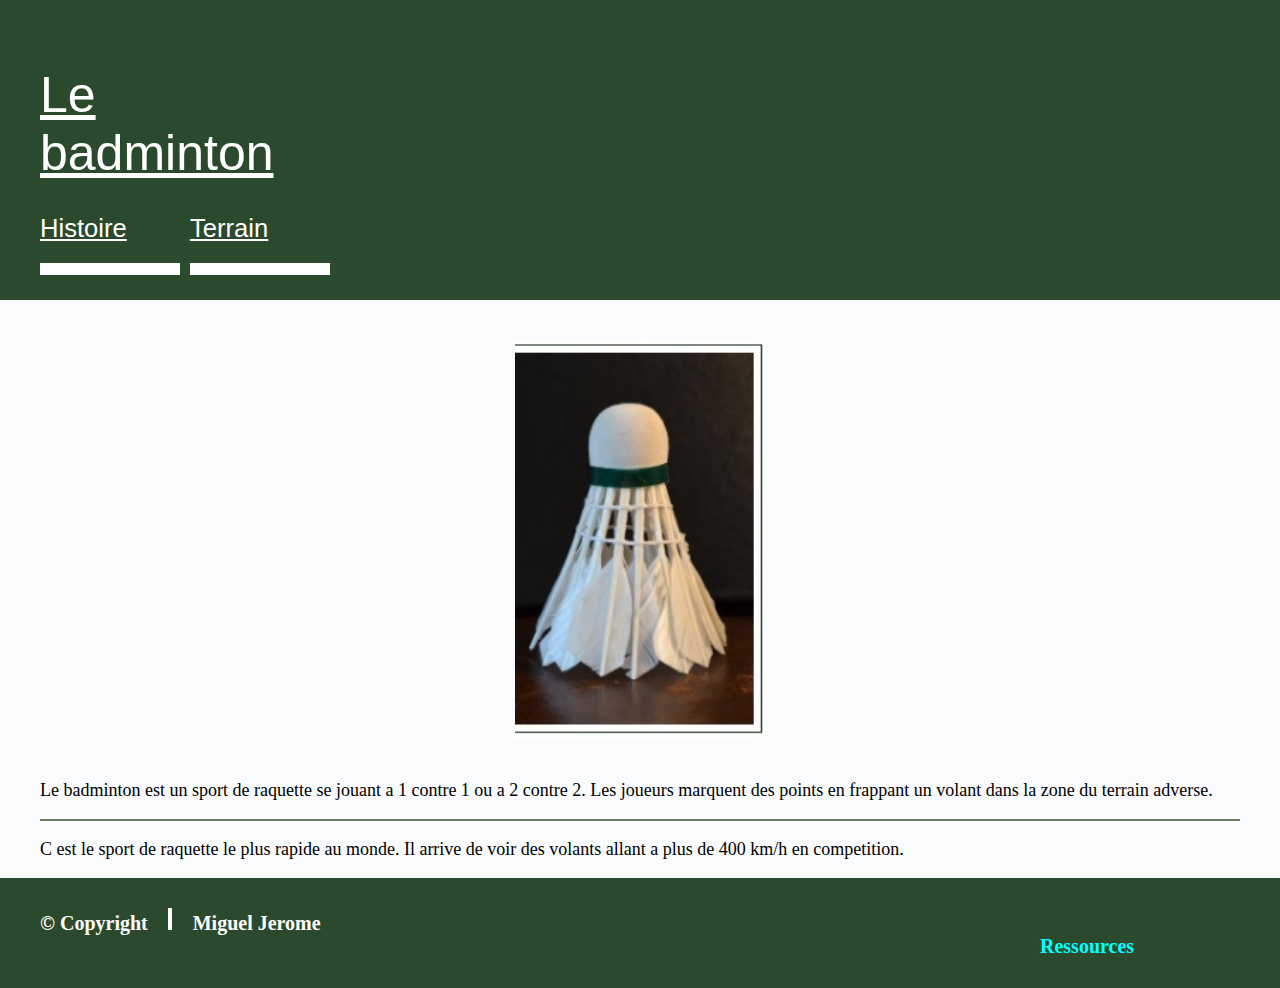
<file: index.html>
<!doctype html>
<html lang="fr">

    <head>
        <meta charset="utf-8">
        <meta name="viewport" content="width=device-width, initial-scale=1.0">
        <title>Le badminton</title>
        <link rel="stylesheet" href="./css/style.css" />
    </head>

    <body>
        <header class="header">
            <nav>
                <div class="header1-wrapper">
                    <ul>
                        <li>
                        <a href="./index.html" >Le badminton</a>
                         </li>
                    </ul>
                </div>
                

                <div class="header-sub-wrapper">
                    <div class="header2-wrapper">
                        <ul>
                            <li class="header-histore">
                            <a href="./histoire.html">Histoire</a>
                            <li class="header-histoire-rectangle"></li>
                             </li>
                        
                        </ul>
                    </div> 
                
                    <div class="header3-wrapper">
                        <ul>
                        
                            <li class="header-terrain">
                            <a href="./terrain.html">Terrain</a>
                             </li>
                            <li class="header-terrain-rectangle"></li>
                        </ul>
                    </div>
                </div>
            </nav>   
        </header>

        <section class="badmintonImageMain">  
        </section>

    <div class ="paragraph-wrapper">
        <p>
             Le badminton est un sport de raquette se jouant a 1 contre 1 ou a 2 contre 2. Les joueurs  marquent des points en frappant un volant dans la zone du terrain adverse.
        </p>

        <span class ="ligne-horizontale" ></span>

        <p>
             C est le sport de raquette le plus rapide au monde. Il arrive de voir des volants allant a plus de 400 km/h en competition.
        </p>
    </div>
        <footer id ="about-me"  class="about-me">
           
            <ul>
               <li>&copy; Copyright</li>
               <li class ="footer-vertical-line"></li>
               <li>Miguel Jerome</li>
               <a href="https://github.com/MiguelJerome/labo6"><li class="ressources">Ressources</li></a>
            </ul>
           
        </footer>  


    </body>
</html>
</file>
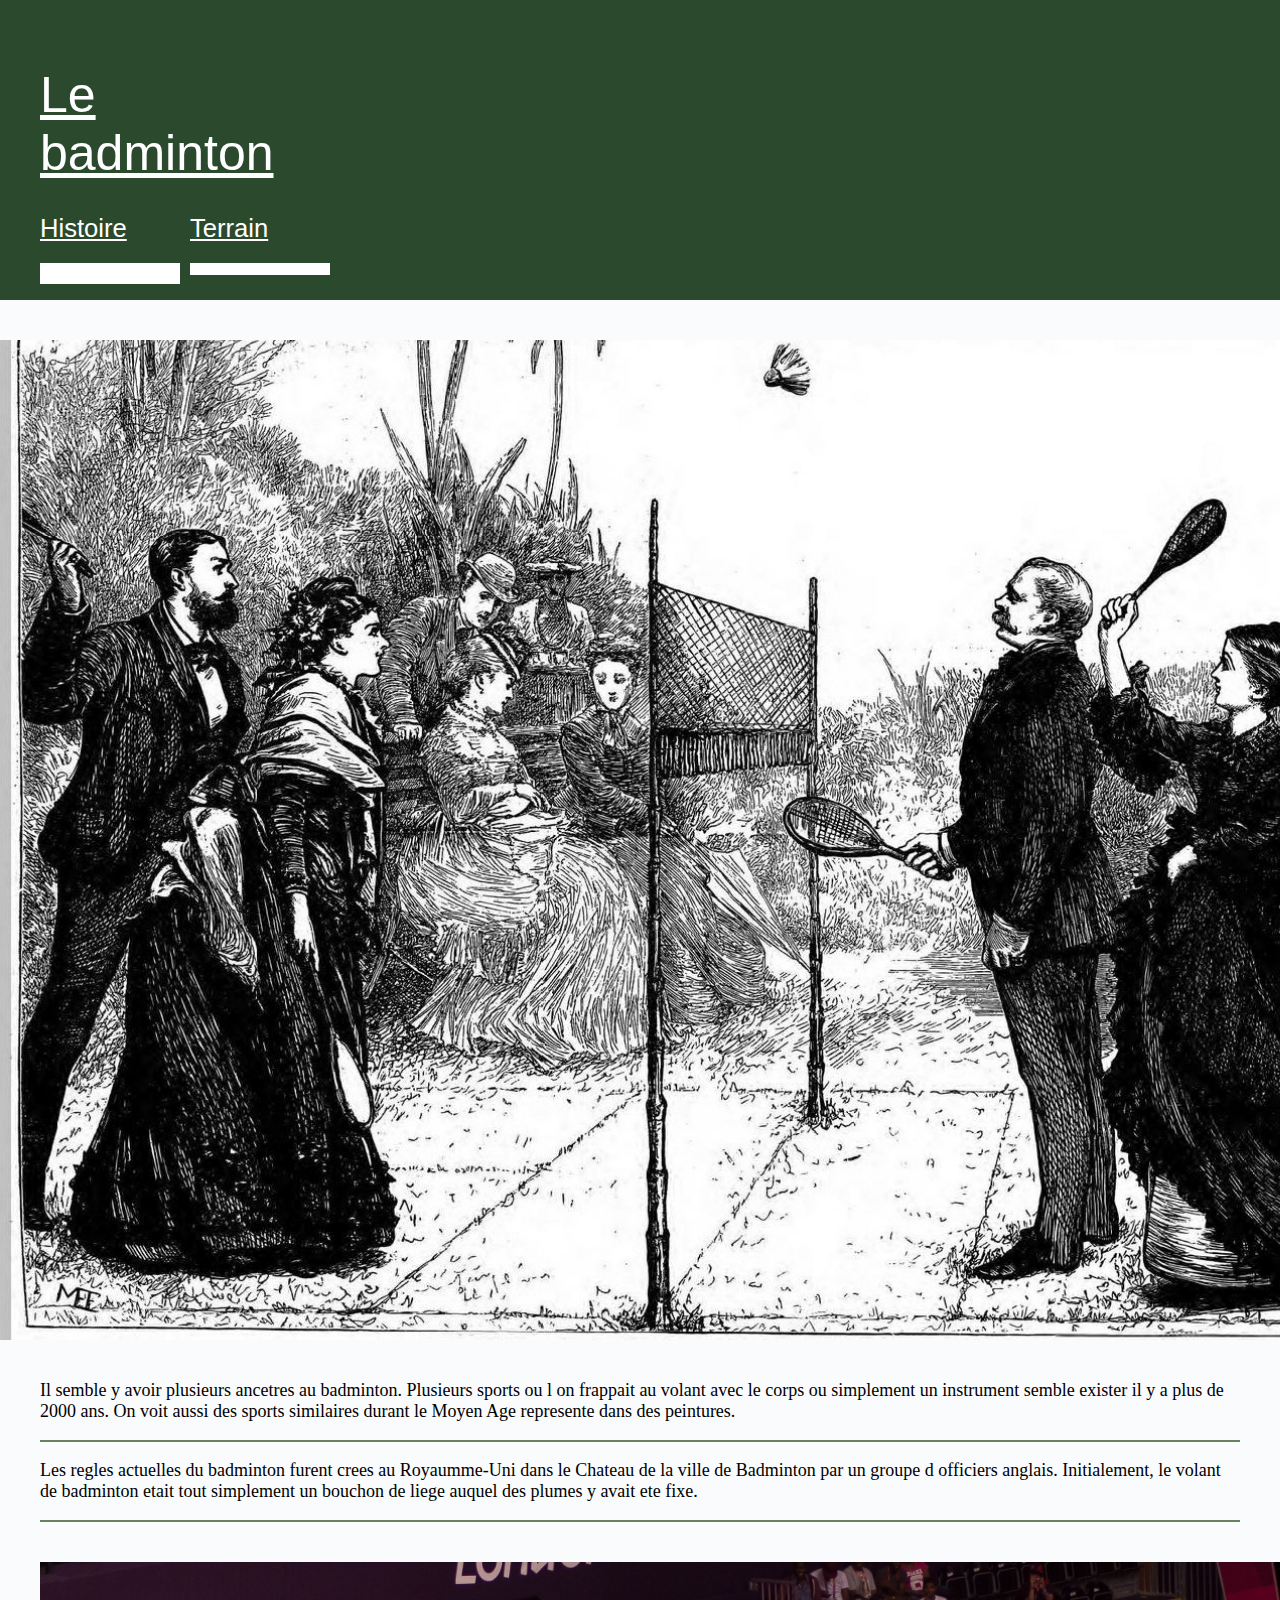
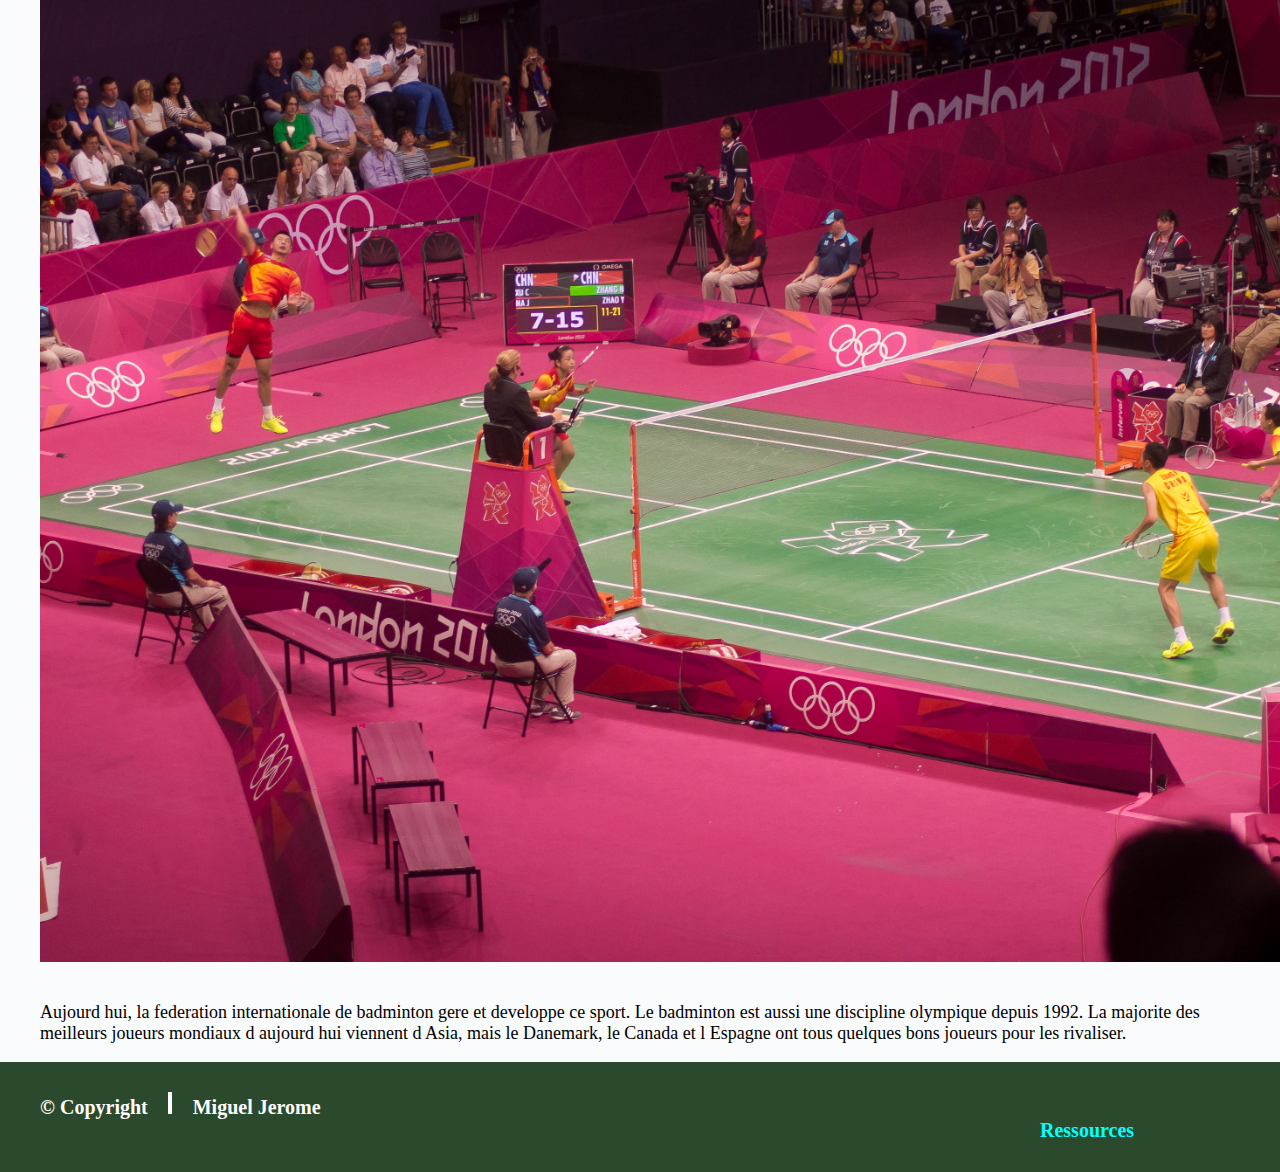
<file: histoire.html>
<!doctype html>
<html lang="fr">

    <head>
        <meta charset="utf-8">
        <meta name="viewport" content="width=device-width, initial-scale=1.0">
        <title>Le badminton - Histoire</title>
        <link rel="stylesheet" href="./css/style.css" />
    </head>

    <body>
        <header class="header">
            <nav>
                <div class="header1-wrapper">
                    <ul>
                        <li>
                        <a href="./index.html" >Le badminton</a>
                         </li>
                    </ul>
                </div>
                

                <div class="header-sub-wrapper">
                    <div class="header2-wrapper">
                        <ul>
                            <li class="header-histore">
                            <a href="./histoire.html">Histoire</a>
                            </li>
                            <li class="header-terrain-rectangle-selected"></li>
                             
                        
                        </ul>
                    </div> 
                
                    <div class="header3-wrapper">
                        <ul>
                        
                            <li class="header-terrain">
                            <a href="./terrain.html">Terrain</a>
                             </li>
                            <li class="header-terrain-rectangle"></li>
                        </ul>
                    </div>
                </div>
            </nav>   
        </header>

        <section class="histoire1-image">  
        </section>

    <div class ="paragraph-wrapper">
        <p>
            Il semble y avoir plusieurs ancetres au badminton. Plusieurs sports ou l on frappait au volant avec le corps ou simplement un instrument semble exister il y a plus de 2000 ans. On voit aussi des sports similaires durant le Moyen Age represente dans des peintures.
        </p>

        <span class ="ligne-horizontale" ></span>

        <p>
            Les regles actuelles du badminton furent crees au Royaumme-Uni dans le Chateau de la ville de Badminton par un groupe d officiers anglais. Initialement, le volant de badminton etait tout simplement un bouchon de liege auquel des plumes y avait ete fixe.
        </p>
        <span class ="ligne-horizontale" ></span>

        <section class="histoire2-image">  
        </section>

        <p>
            Aujourd hui, la federation internationale de badminton gere et developpe ce sport. Le badminton est aussi une discipline olympique depuis 1992. La majorite des meilleurs joueurs mondiaux d aujourd hui viennent d Asia, mais le Danemark, le Canada et l Espagne ont tous quelques bons joueurs pour les rivaliser.
       </p>
    </div>
        <footer id ="about-me"  class="about-me">
           
            <ul>
               <li>&copy; Copyright</li>
               <li class ="footer-vertical-line"></li>
               <li>Miguel Jerome</li>
               <a href="https://github.com/MiguelJerome/labo6"><li class="ressources">Ressources</li></a>
            </ul>
           
        </footer>  


    </body>
</html>
</file>
<file: css/style.css>
���� 
 * ,  
 * : : b e f o r e ,  
 * : : a f t e r   {  
     b o x - s i z i n g :   b o r d e r - b o x ;  
 }  
  
 h t m l ,  
 b o d y   {  
     h e i g h t :   1 0 0 % ;  
     m a r g i n :   0 ;  
     p a d d i n g :   0 ;  
 }  
  
 b o d y    
 {  
     b a c k g r o u n d - c o l o r :   # f 9 f b f d ;  
 }  
  
 / * E n l e v e   i n d e n t a t i o n   e t   l i s t   b u l l e t s * /  
 u l  
 {  
     p a d d i n g :   0 ;  
     l i s t - s t y l e - t y p e :   n o n e ;  
 }  
  
 . h e a d e r    
 {  
         b a c k g r o u n d - c o l o r :   # 2 b 4 a 2 d ;  
         d i s p l a y : f l e x ;    
         p a d d i n g :   5 0 p x   4 0 p x ;  
          
 }  
  
 . h e a d e r   n a v   {  
         f l o a t : l e f t ;  
         m a r g i n - r i g h t :   0 p x ;  
         f o n t - f a m i l y :   ' G i l l   S a n s ' ,   ' G i l l   S a n s   M T ' ,   C a l i b r i ,   ' T r e b u c h e t   M S ' ,   s a n s - s e r i f ;  
         w i d t h :   3 0 0 p x ;  
         h e i g h t :   2 0 0 p x ;  
     }  
  
 . h e a d e r   n a v   u l   l i   a    
 {  
         c o l o r :   # f f f f f f ;  
         f o n t - w e i g h t :   l i g h t e r ;  
          
 }  
  
 . h e a d e r   n a v   . h e a d e r - s u b - w r a p p e r     u l   l i  
 {  
     d i s p l a y :   f l e x ;  
 }  
  
 . h e a d e r   n a v   . h e a d e r 1 - w r a p p e r   u l   l i  
 {  
 f l o a t :   l e f t ;  
   f o n t - s i z e :   5 0 p x ;    
 }  
  
 . h e a d e r 1 - w r a p p e r   u l    
 {  
 d i s p l a y :   f l e x ;  
  
 }  
 / * s u b   h e a d e r   * /  
  
 . h e a d e r - s u b - w r a p p e r    
 {  
     d i s p l a y :   f l e x ;  
 }  
  
  
 / * h e a d e r   2   * /  
 . h e a d e r 2 - w r a p p e r   u l  
 {  
     f l o a t : l e f t ;  
 }  
  
 l i . h e a d e r - h i s t o r e   a  
 {  
     f o n t - s i z e :   2 v w ;  
 }  
  
 l i . h e a d e r - h i s t o i r e - r e c t a n g l e    
 {  
     m a r g i n - t o p :   2 0 p x ;  
     b a c k g r o u n d - c o l o r :   # f f f f f f ;  
     p a d d i n g - l e f t :   1 3 0 p x ;  
     p a d d i n g - t o p :   1 p x ;  
     h e i g h t :   1 p x ;  
     b o r d e r :   5 p x   s o l i d   # f f f f f f ;  
 }  
  
 l i . h e a d e r - h i s t o i r e - r e c t a n g l e - s e l e c t e d    
 {  
     m a r g i n - t o p :   2 0 p x ;  
     b a c k g r o u n d - c o l o r :   # f f f f f f ;  
     p a d d i n g - l e f t :   1 3 0 p x ;  
     p a d d i n g - b o t t o m :   1 p x ;  
     h e i g h t :   1 0 p x ;  
     b o r d e r :   5 p x   s o l i d   # f f f f f f ;  
 }  
  
  
  
 / * h e a d e r   3   * /  
 . h e a d e r 3 - w r a p p e r   u l  
 {    
     m a r g i n - l e f t :   1 0 p x ;  
     f l o a t : l e f t ;  
 }  
  
  
 l i . h e a d e r - t e r r a i n   a  
 {  
     f o n t - s i z e :   2 v w  
 }  
  
 l i . h e a d e r - t e r r a i n - r e c t a n g l e  
 {  
     m a r g i n - t o p :   2 0 p x ;  
     b a c k g r o u n d - c o l o r :   # f f f f f f ;  
     p a d d i n g - l e f t :   1 3 0 p x ;  
     p a d d i n g - b o t t o m :   1 p x ;  
     h e i g h t :   1 p x ;  
     b o r d e r :   5 p x   s o l i d   # f f f f f f ;  
 }  
  
 l i . h e a d e r - t e r r a i n - r e c t a n g l e - s e l e c t e d  
 {  
     m a r g i n - t o p :   2 0 p x ;  
     b a c k g r o u n d - c o l o r :   # f f f f f f ;  
     p a d d i n g - l e f t :   1 3 0 p x ;  
     p a d d i n g - b o t t o m :   1 p x ;  
     h e i g h t :   1 0 p x ;  
     b o r d e r :   5 p x   s o l i d   # f f f f f f ;  
 }  
  
 / *   s e c t i o n   m i d   p a g e   * /  
 . b a d m i n t o n I m a g e M a i n  
 {  
         h e i g h t :   4 0 0 p x ; ;  
         w i d t h :   2 5 0 p x ;  
         m a r g i n :   4 0 p x   a u t o ;  
         d i s p l a y :   f l e x ;  
         f l e x - w r a p :   w r a p ;  
         b a c k g r o u n d - i m a g e :   u r l ( " . . / i m g / S c r e e n s h o t \   2 0 2 2 - 0 6 - 1 3 \   2 2 3 1 5 2 . p n g " ) ;  
         b a c k g r o u n d - s i z e :   c o v e r ;  
         j u s t i f y - c o n t e n t : f l e x - s t a r t ;  
         a l i g n - c o n t e n t :   f l e x - e n d ;  
         b a c k g r o u n d - p o s i t i o n :   1 0 0 % ;  
         z - i n d e x :   9 9 9 9 ;  
 }  
  
 . t e r r a i n - b a d m i n t o n - I m a g e  
 {  
     h e i g h t :   6 0 0 p x ;  
     w i d t h :   3 7 5 p x ;  
     m a r g i n :   4 0 p x   a u t o ;  
     d i s p l a y :   f l e x ;  
     f l e x - w r a p :   w r a p ;  
     b a c k g r o u n d - i m a g e :   u r l ( " . . / i m g / S c r e e n s h o t \   2 0 2 2 - 0 6 - 1 7 \   1 1 3 8 2 6 . p n g " ) ;  
     b a c k g r o u n d - s i z e :   c o v e r ;  
     j u s t i f y - c o n t e n t : f l e x - s t a r t ;  
     a l i g n - c o n t e n t :   f l e x - e n d ;  
     b a c k g r o u n d - p o s i t i o n :   1 0 0 % ;  
     z - i n d e x :   9 9 9 9 ;  
 }  
  
 . h i s t o i r e 1 - i m a g e  
 {  
     h e i g h t :   1 0 0 0 p x ;  
     w i d t h :   1 4 0 0 p x ;  
     m a r g i n :   4 0 p x   a u t o ;  
     d i s p l a y :   f l e x ;  
     f l e x - w r a p :   w r a p ;  
     b a c k g r o u n d - i m a g e :   u r l ( " . . / i m g / h i s t o i r e - 1 . j p g " ) ;  
     b a c k g r o u n d - s i z e :   c o v e r ;  
     j u s t i f y - c o n t e n t : f l e x - s t a r t ;  
     a l i g n - c o n t e n t :   f l e x - e n d ;  
     b a c k g r o u n d - p o s i t i o n :   1 0 0 % ;  
     z - i n d e x :   9 9 9 9 ;  
  
 }  
  
 . h i s t o i r e 2 - i m a g e  
 {  
     h e i g h t :   1 0 0 0 p x ;  
     w i d t h :   1 4 0 0 p x ;  
     m a r g i n :   4 0 p x   a u t o ;  
     d i s p l a y :   f l e x ;  
     f l e x - w r a p :   w r a p ;  
     b a c k g r o u n d - i m a g e :   u r l ( " . . / i m g / h i s t o i r e - 2 . j p g " ) ;  
     b a c k g r o u n d - s i z e :   c o v e r ;  
     j u s t i f y - c o n t e n t : f l e x - s t a r t ;  
     a l i g n - c o n t e n t :   f l e x - e n d ;  
     b a c k g r o u n d - p o s i t i o n :   1 0 0 % ;  
     z - i n d e x :   9 9 9 9 ;  
 }  
  
 . p a r a g r a p h - w r a p p e r  
 {  
     m a r g i n :   0   4 0 p x ;  
     f o n t - s i z e :   1 8 p x ;  
 }  
  
 . l i g n e - h o r i z o n t a l e  
 {  
     m a r g i n : 0   a u t o ;  
     b o r d e r :   1 p x   s o l i d   # 6 9 8 0 6 2 ;  
     d i s p l a y :   b l o c k ;  
 }  
  
 / *   f o o t e r   r u l e s * /  
 . a b o u t - m e  
 {  
         j u s t i f y - c o n t e n t : s p a c e - b e t w e e n ;  
         a l i g n - i t e m s : i n i t i a l ;  
         b a c k g r o u n d - c o l o r :   # 2 b 4 a 2 d ;  
         a l i g n - c o n t e n t : f l e x - s t a r t ;  
         m a r g i n : 0 p x ;  
         f o n t - w e i g h t :   b o l d ;  
         c o l o r :   # f f f f f f ;  
         p a d d i n g :   1 0 p x   4 0 p x ;    
         f o n t - s i z e :   2 0 p x ;            
 }  
  
 . a b o u t - m e   u l  
 {  
     o v e r f l o w :   h i d d e n ;  
 }  
  
 . a b o u t - m e   u l   l i  
 {  
     d i s p l a y :   i n l i n e - b l o c k ;  
 }  
  
 . a b o u t - m e   u l   l i . f o o t e r - v e r t i c a l - l i n e  
 {  
     b o r d e r - l e f t :   4 p x   s o l i d   # f f f f f f ;  
     h e i g h t :   2 2 p x ;  
     m a r g i n : 0   1 5 p x ;  
     w i d t h :   1 p x ;  
  
 }  
  
 . a b o u t - m e   u l   l i . r e s s o u r c e s  
 {  
     c o l o r :   a q u a ;  
     m a r g i n - l e f t :   1 0 0 0 p x ;  
 } 
</file>
